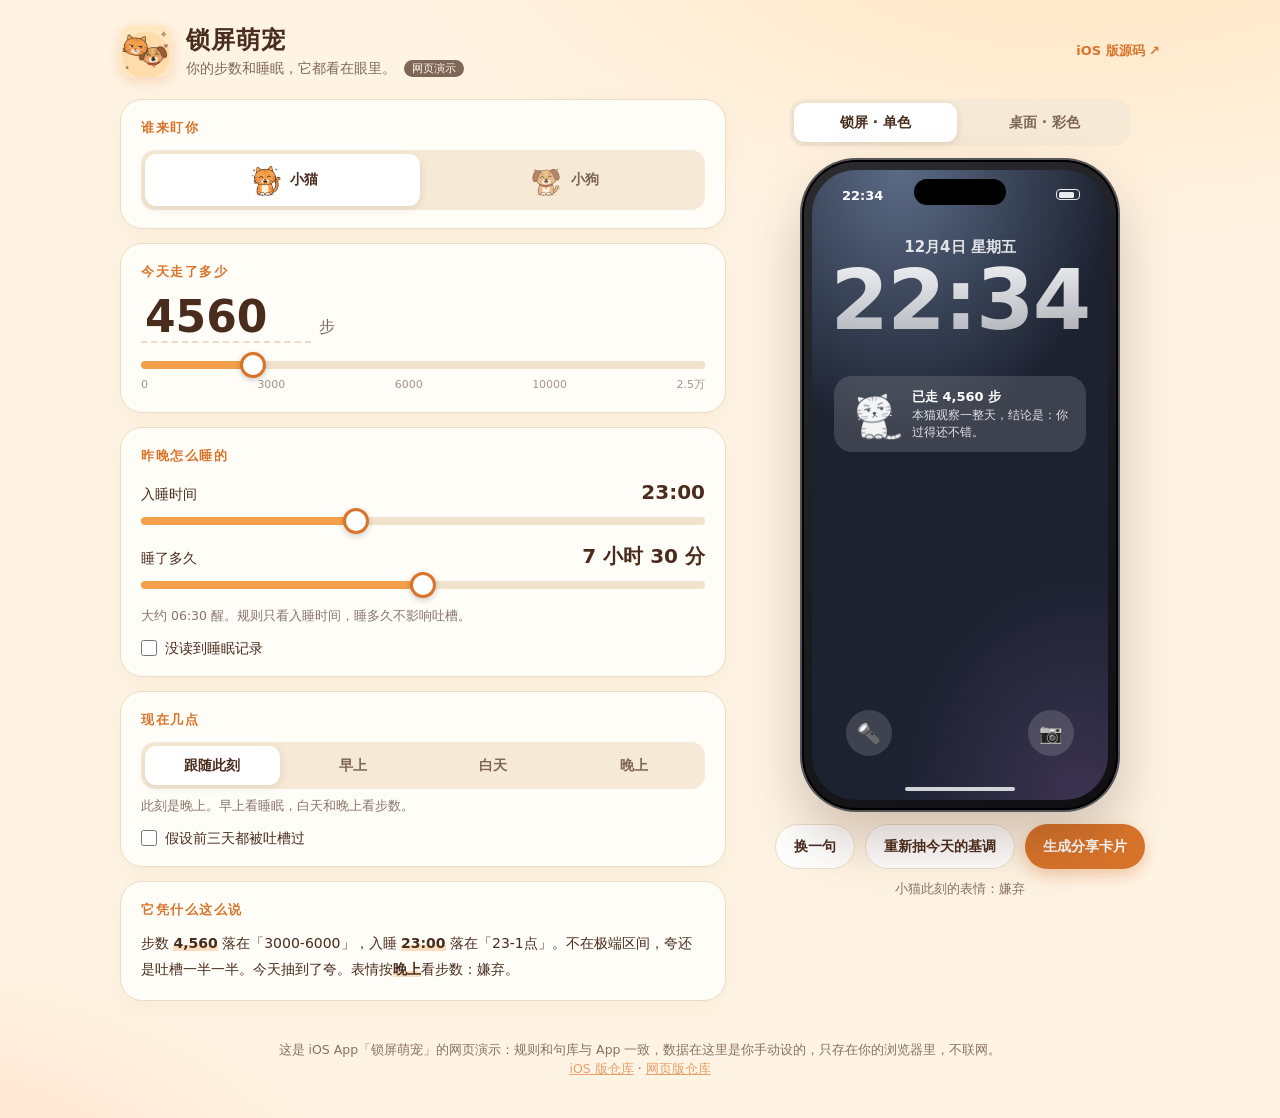
<file: docs/index.html>
<!doctype html>
<html lang="zh-CN">
<head>
<meta charset="utf-8">
<meta name="viewport" content="width=device-width,initial-scale=1,viewport-fit=cover">
<title>锁屏萌宠 · 网页版演示</title>
<meta name="description" content="拖动步数和睡眠，看锁屏上的小猫小狗怎么夸你、怎么嫌弃你。iOS App「锁屏萌宠」的网页演示。">
<link rel="icon" href="img/app-icon.png">
<link rel="stylesheet" href="style.css">
</head>
<body>
<header class="top">
  <img class="logo" src="img/app-icon.png" alt="">
  <div>
    <h1>锁屏萌宠</h1>
    <p>你的步数和睡眠，它都看在眼里。<span class="tag">网页演示</span></p>
  </div>
  <a class="ios" href="https://github.com/yguodong627-star/lockscreen-cat" target="_blank" rel="noopener">iOS 版源码 ↗</a>
</header>

<main class="wrap">
  <section class="panel" aria-label="设置">
    <div class="block">
      <h2>谁来盯你</h2>
      <div class="seg pets" id="petSeg">
        <button data-pet="cat"><img src="img/cat-happy.png" alt="">小猫</button>
        <button data-pet="dog"><img src="img/dog-happy.png" alt="">小狗</button>
      </div>
    </div>

    <div class="block">
      <h2>今天走了多少</h2>
      <div class="big"><input id="stepsNum" type="number" min="0" max="30000" step="100" inputmode="numeric"><span>步</span></div>
      <input id="steps" type="range" min="0" max="25000" step="100">
      <div class="ticks"><i>0</i><i>3000</i><i>6000</i><i>10000</i><i>2.5万</i></div>
    </div>

    <div class="block" id="sleepBlock">
      <h2>昨晚怎么睡的</h2>
      <label class="row"><span>入睡时间</span><b id="bedLabel"></b></label>
      <input id="bed" type="range" min="120" max="600" step="5">
      <label class="row"><span>睡了多久</span><b id="durLabel"></b></label>
      <input id="dur" type="range" min="180" max="720" step="15">
      <p class="hint" id="wakeHint"></p>
      <label class="check"><input type="checkbox" id="noSleep"> 没读到睡眠记录</label>
    </div>

    <div class="block">
      <h2>现在几点</h2>
      <div class="seg" id="phaseSeg">
        <button data-phase="auto">跟随此刻</button>
        <button data-phase="morning">早上</button>
        <button data-phase="daytime">白天</button>
        <button data-phase="evening">晚上</button>
      </div>
      <p class="hint" id="phaseHint"></p>
      <label class="check"><input type="checkbox" id="streak"> 假设前三天都被吐槽过</label>
    </div>

    <div class="block why">
      <h2>它凭什么这么说</h2>
      <p id="why"></p>
    </div>
  </section>

  <section class="stage" aria-label="预览">
    <div class="seg view" id="viewSeg">
      <button data-view="lock">锁屏 · 单色</button>
      <button data-view="home">桌面 · 彩色</button>
    </div>

    <div class="phone" id="phone">
      <div class="island"></div>
      <div class="screen lock" id="screen">
        <div class="status"><span id="stTime">9:41</span><span class="bat"><i></i></span></div>

        <div class="lockface">
          <div class="date" id="lockDate"></div>
          <div class="clock" id="lockClock"></div>
          <div class="lw">
            <img id="lwImg" alt="">
            <div class="lwt"><b id="lwCap"></b><span id="lwLine"></span></div>
          </div>
        </div>

        <div class="homeface">
          <div class="mw">
            <div class="mwhead"><span id="mwDay"></span><em id="mwBadge"></em></div>
            <img id="mwImg" alt="">
            <b id="mwCap"></b>
            <p id="mwLine"></p>
          </div>
          <div class="apps" id="apps"></div>
          <div class="dock"><i></i><i></i><i></i><i></i></div>
        </div>

        <div class="lockbtns"><i>🔦</i><i>📷</i></div>
        <div class="homebar"></div>
      </div>
    </div>

    <div class="actions">
      <button class="ghost" id="shuffle">换一句</button>
      <button class="ghost" id="reroll" title="只在“一半一半”的日子才有区别">重新抽今天的基调</button>
      <button class="main" id="makeCard">生成分享卡片</button>
    </div>
    <p class="mood" id="moodName"></p>
  </section>
</main>

<div class="modal" id="modal" hidden>
  <div class="sheet">
    <canvas id="card" width="1080" height="1560"></canvas>
    <div class="sheetbtns">
      <button class="main" id="dl">下载 PNG</button>
      <button class="ghost" id="close">关闭</button>
    </div>
  </div>
</div>

<footer>
  <p>这是 iOS App「锁屏萌宠」的网页演示：规则和句库与 App 一致，数据在这里是你手动设的，只存在你的浏览器里，不联网。</p>
  <p><a href="https://github.com/yguodong627-star/lockscreen-cat" target="_blank" rel="noopener">iOS 版仓库</a> · <a href="https://github.com/yguodong627-star/vibe-lockscreen-cat-web" target="_blank" rel="noopener">网页版仓库</a></p>
</footer>

<script src="data.js"></script>
<script src="app.js"></script>
</body>
</html>
</file>
<file: docs/style.css>
:root{--cream:#FFF8EE;--brown:#4A2C1D;--orange:#F4A04B;--deep:#D9742A;--green:#5C9E66;--line:#ecdcc6}
*{box-sizing:border-box;margin:0}
html{-webkit-text-size-adjust:100%}
body{font-family:"PingFang SC","Hiragino Sans GB","Microsoft YaHei","Noto Sans CJK SC","Noto Sans SC",system-ui,sans-serif;color:var(--brown);background:radial-gradient(1200px 600px at 85% -10%,#ffe3bd 0,transparent 60%),radial-gradient(900px 500px at -10% 110%,#ffd9c2 0,transparent 55%),#fff4e4;min-height:100vh;line-height:1.5}
button{font:inherit;color:inherit;cursor:pointer;border:0;background:none}
.top{display:flex;align-items:center;gap:14px;max-width:1080px;margin:0 auto;padding:22px 20px 6px}
.logo{width:52px;height:52px;border-radius:13px;box-shadow:0 4px 14px #d9742a40}
.top h1{font-size:24px;letter-spacing:.04em}
.top p{font-size:14px;opacity:.7}
.tag{margin-left:8px;font-size:11px;padding:2px 8px;border-radius:99px;background:var(--brown);color:var(--cream);vertical-align:1px}
.ios{margin-left:auto;font-size:13px;color:var(--deep);text-decoration:none;font-weight:600;white-space:nowrap}
.wrap{max-width:1080px;margin:0 auto;padding:14px 20px 30px;display:grid;grid-template-columns:minmax(0,1fr) 400px;gap:34px;align-items:start}
.panel{display:flex;flex-direction:column;gap:14px}
.block{background:#fffdf8;border:1.5px solid var(--line);border-radius:22px;padding:18px 20px;box-shadow:0 6px 20px #8a5a2410}
.block h2{font-size:13px;letter-spacing:.12em;color:var(--deep);margin-bottom:12px;font-weight:700}
.seg{display:flex;gap:6px;background:#f6e9d6;padding:4px;border-radius:14px}
.seg button{flex:1;padding:9px 6px;border-radius:11px;font-size:14px;font-weight:600;opacity:.7;transition:.18s}
.seg button.on{background:#fff;opacity:1;box-shadow:0 2px 8px #4a2c1d1f;color:var(--brown)}
.pets button{display:flex;align-items:center;justify-content:center;gap:8px}
.pets img{width:34px;height:34px}
.big{display:flex;align-items:baseline;gap:8px;margin-bottom:8px}
.big input{width:170px;font-weight:700;font-size:44px;line-height:1.1;font-family:inherit;border:0;background:none;color:var(--brown);outline:none;border-bottom:2px dashed var(--line);padding:0 4px;font-variant-numeric:tabular-nums}
.big input:focus{border-color:var(--orange)}
.big span{font-size:16px;opacity:.7}
input[type=range]{-webkit-appearance:none;appearance:none;width:100%;height:28px;background:none;display:block}
input[type=range]::-webkit-slider-runnable-track{height:8px;border-radius:99px;background:linear-gradient(90deg,var(--orange) var(--p,0%),#f0e2cd var(--p,0%))}
input[type=range]::-moz-range-track{height:8px;border-radius:99px;background:#f0e2cd}
input[type=range]::-moz-range-progress{height:8px;border-radius:99px;background:var(--orange)}
input[type=range]::-webkit-slider-thumb{-webkit-appearance:none;width:26px;height:26px;border-radius:50%;background:#fff;border:3px solid var(--deep);margin-top:-9px;box-shadow:0 2px 6px #0003}
input[type=range]::-moz-range-thumb{width:20px;height:20px;border-radius:50%;background:#fff;border:3px solid var(--deep)}
.ticks{display:flex;justify-content:space-between;font-size:11px;opacity:.5;font-style:normal;margin-top:-2px}
.ticks i{font-style:normal}
.row{display:flex;justify-content:space-between;align-items:baseline;font-size:14px;margin-top:6px}
.row b{font-size:20px;font-variant-numeric:tabular-nums}
.hint{font-size:12.5px;opacity:.65;margin-top:8px}
.check{display:flex;gap:8px;align-items:center;font-size:13.5px;margin-top:12px;cursor:pointer}
.check input{accent-color:var(--deep);width:16px;height:16px}
#sleepBlock.off input[type=range],#sleepBlock.off .row,#sleepBlock.off .hint{opacity:.35;pointer-events:none}
.why p{font-size:14px;line-height:1.8}
.why em{font-style:normal;font-weight:700;background:linear-gradient(transparent 62%,#f4a04b55 0)}

.stage{position:sticky;top:16px;display:flex;flex-direction:column;align-items:center;gap:14px}
.view{width:100%;max-width:340px}
.phone{width:316px;height:650px;border-radius:54px;padding:10px;background:linear-gradient(145deg,#2b2b30,#0f0f12);box-shadow:0 0 0 2px #55555c,0 30px 60px #4a2c1d44,inset 0 0 0 2px #000;position:relative}
.island{position:absolute;top:19px;left:50%;transform:translateX(-50%);width:92px;height:26px;border-radius:99px;background:#000;z-index:5}
.screen{position:relative;width:100%;height:100%;border-radius:44px;overflow:hidden;color:#fff;transition:background .4s}
.screen.lock{background:radial-gradient(120% 70% at 30% 0,#5b6b86 0,transparent 60%),radial-gradient(100% 60% at 90% 100%,#3b3350 0,transparent 60%),#1d2230}
.screen.home{background:linear-gradient(170deg,#ffd9a8 0,#ffb98a 45%,#f08f7a 100%);color:var(--brown)}
.status{position:absolute;top:16px;left:30px;right:28px;display:flex;justify-content:space-between;font-size:13px;font-weight:700;z-index:4}
.bat{width:24px;height:11px;border:1.5px solid currentColor;border-radius:4px;position:relative;opacity:.9;margin-top:3px}
.bat i{position:absolute;inset:1.5px;right:5px;background:currentColor;border-radius:1.5px}
.lockface,.homeface{position:absolute;inset:0;transition:opacity .3s}
.screen.lock .homeface,.screen.home .lockface,.screen.home .lockbtns{opacity:0;pointer-events:none}
.screen.lock .homeface{display:none}.screen.home .lockface{display:none}
.date{position:absolute;top:66px;width:100%;text-align:center;font-size:15px;font-weight:600;opacity:.85}
.clock{position:absolute;top:84px;width:100%;text-align:center;font-size:84px;font-weight:700;letter-spacing:-.02em;font-variant-numeric:tabular-nums;line-height:1.1;background:linear-gradient(#ffffffee,#ffffff99);-webkit-background-clip:text;background-clip:text;color:transparent}
.lw{position:absolute;top:206px;left:22px;right:22px;display:flex;gap:10px;align-items:center;padding:10px 12px;border-radius:18px;background:#ffffff26;backdrop-filter:blur(14px);-webkit-backdrop-filter:blur(14px)}
.lw img{width:56px;height:56px;flex:none;filter:invert(1) brightness(1.2);opacity:.95}
.lwt{display:flex;flex-direction:column;min-width:0}
.lwt b{font-size:13px}
.lwt span{font-size:12px;line-height:1.4;opacity:.85}
.lockbtns{position:absolute;bottom:44px;left:34px;right:34px;display:flex;justify-content:space-between}
.lockbtns i{width:46px;height:46px;border-radius:50%;background:#ffffff26;display:grid;place-items:center;font-style:normal;font-size:19px;filter:grayscale(1)}
.homebar{position:absolute;bottom:9px;left:50%;width:110px;height:4px;margin-left:-55px;border-radius:9px;background:currentColor;opacity:.8}
.mw{position:absolute;top:62px;left:16px;right:16px;padding:14px 16px 16px;border-radius:26px;background:var(--cream);border:3px solid var(--orange);box-shadow:0 8px 22px #8a3a1a33;text-align:center}
.mwhead{display:flex;justify-content:space-between;align-items:center;font-size:11.5px;font-weight:600;min-height:22px}
.mwhead em{font-style:normal;font-size:11px;font-weight:700;padding:2px 9px;border-radius:99px;background:#f4a04b40}
.mw img{width:112px;height:112px;margin:2px 0 0}
.mw b{display:block;font-size:12.5px;opacity:.65;font-weight:600}
.mw p{font-size:15px;font-weight:700;line-height:1.45;margin-top:6px}
.apps{position:absolute;top:372px;left:22px;right:22px;display:grid;grid-template-columns:repeat(4,1fr);gap:16px 10px}
.app{display:flex;flex-direction:column;align-items:center;gap:4px;font-size:10px;font-weight:600}
.app i{width:50px;height:50px;border-radius:13px;background:#ffffffaa;box-shadow:0 3px 8px #8a3a1a22}
.app img{width:50px;height:50px;border-radius:13px;box-shadow:0 3px 8px #8a3a1a33}
.dock{position:absolute;bottom:26px;left:14px;right:14px;height:70px;border-radius:26px;background:#ffffff55;display:flex;justify-content:space-around;align-items:center}
.dock i{width:50px;height:50px;border-radius:13px;background:#ffffffcc}
.actions{display:flex;gap:10px;flex-wrap:wrap;justify-content:center}
.main,.ghost{padding:11px 18px;border-radius:99px;font-weight:700;font-size:14px;transition:.15s}
.main{background:var(--deep);color:#fff;box-shadow:0 6px 16px #d9742a55}
.main:hover{transform:translateY(-1px)}
.ghost{background:#fff;border:1.5px solid var(--line)}
.ghost:hover{border-color:var(--orange)}
.mood{font-size:13px;opacity:.65;margin-top:-4px}
.modal{position:fixed;inset:0;background:#2a160bcc;display:grid;place-items:center;z-index:20;padding:16px;overflow:auto}
.modal[hidden]{display:none}
.sheet{display:flex;flex-direction:column;align-items:center;gap:14px}
.sheet canvas{width:min(360px,84vw);height:auto;border-radius:30px;box-shadow:0 20px 50px #0008}
.sheetbtns{display:flex;gap:10px}
footer{max-width:1080px;margin:0 auto;padding:10px 20px 40px;font-size:12.5px;opacity:.65;text-align:center}
footer a{color:var(--deep)}
@media (max-width:860px){
  .wrap{grid-template-columns:1fr;gap:18px}
  .stage{position:static;order:-1}
  .ios{display:none}
  .top h1{font-size:21px}
  .phone{transform-origin:top center}
}
@media (max-width:380px){.phone{zoom:.92}}
</file>
